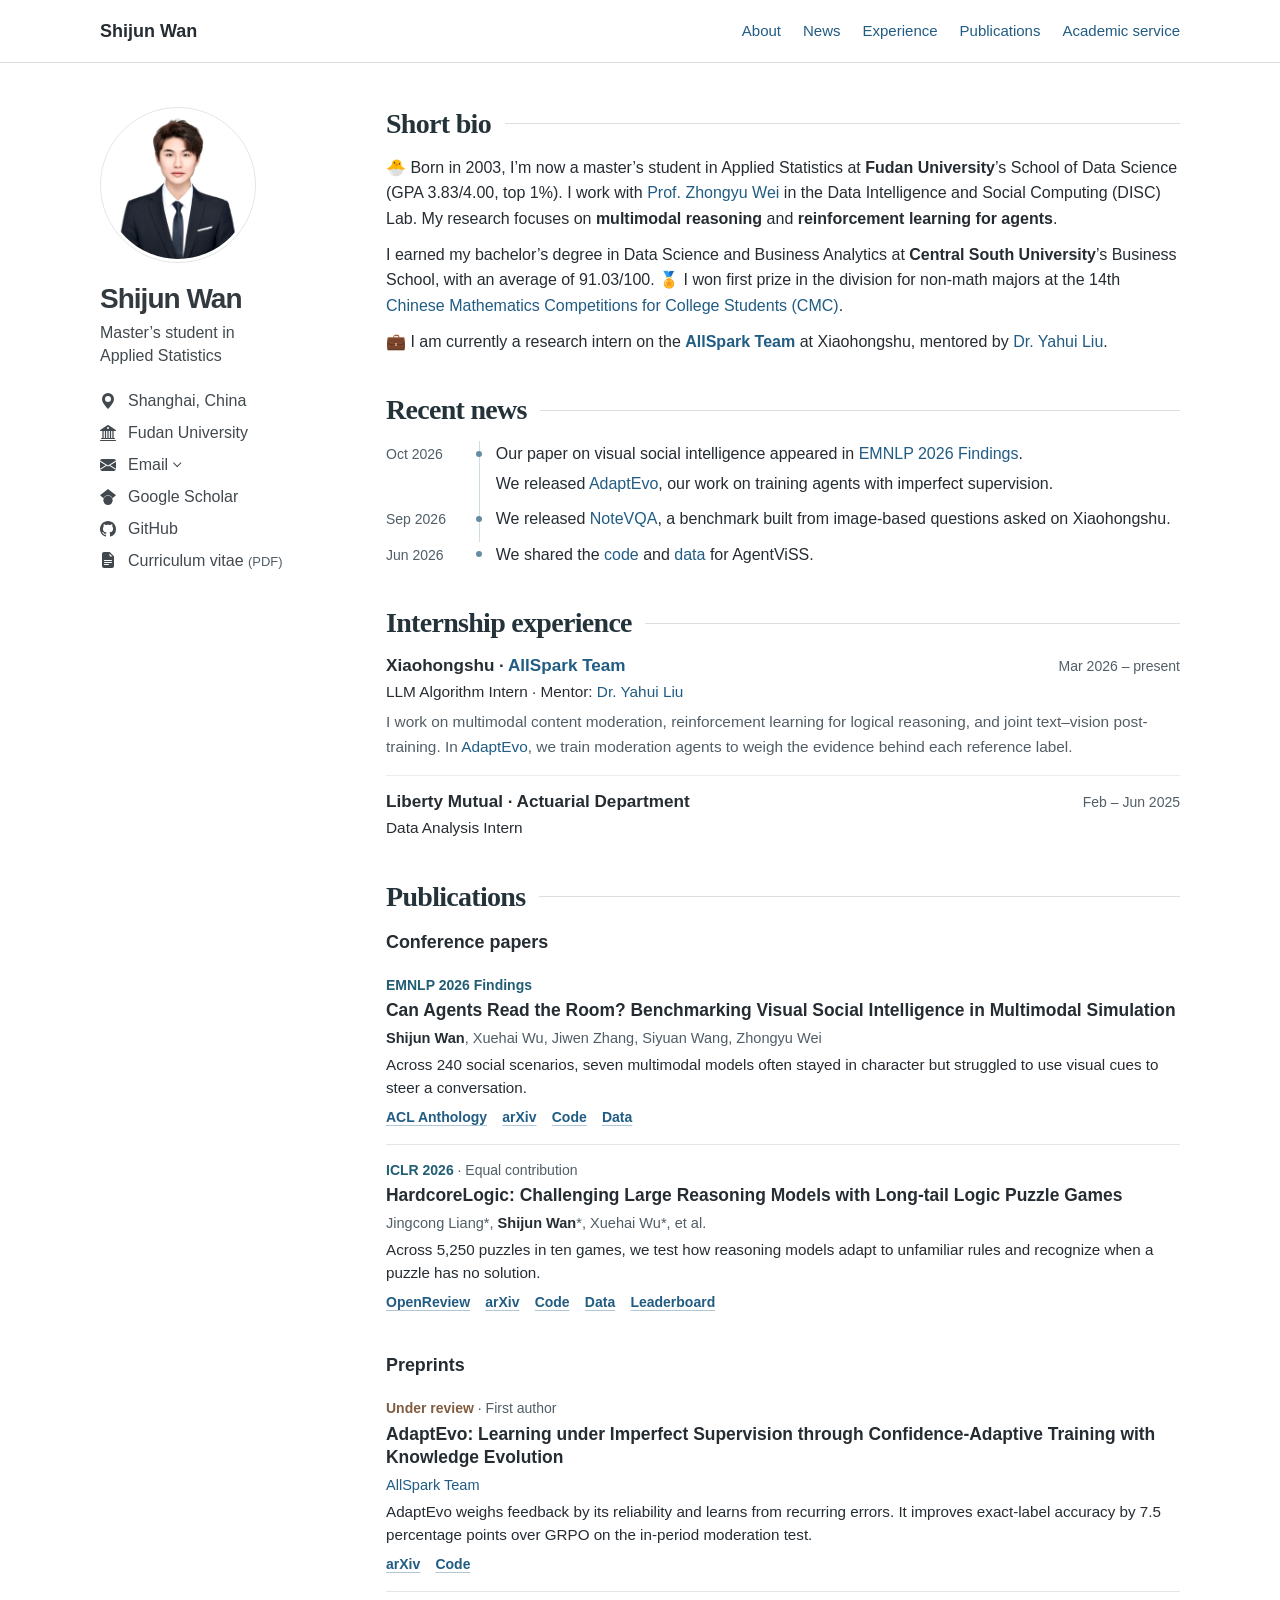
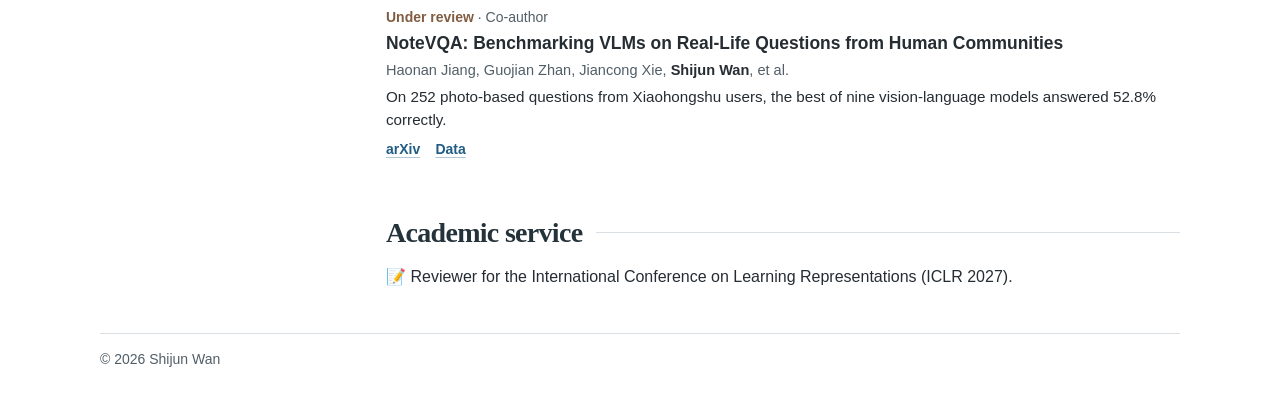
<file: index.html>
<!doctype html>
<html lang="en"><head><meta charset="utf-8"><meta name="viewport" content="width=device-width,initial-scale=1">
<title>Shijun Wan | Academic Homepage</title><meta name="description" content="Shijun Wan, DISC Lab at Fudan University. Publications and research on agent post-training, multimodal learning and logical reasoning.">
<link rel="stylesheet" href="site.css?v=a00e618ab56b"></head>
<body><a class="skip" href="#about">Skip to content</a>
<header><div class="top"><a class="home" href="#about">Shijun Wan</a>
<nav aria-label="Sections"><a href="#about">About</a><a href="#news">News</a><a href="#experience">Experience</a><a href="#research">Publications</a><a href="#service">Academic service</a></nav></div></header>
<div class="layout">
<aside class="profile" aria-label="Profile">
  <img class="portrait" src="portrait.jpg" width="156" height="156" alt="Shijun Wan">
  <div class="profile-intro">
    <h1>Shijun Wan</h1>
    <p>Master’s student in Applied Statistics</p>
  </div>
  <ul class="profile-list" aria-label="Affiliation and contact">
    <li><span class="profile-row"><svg width="16" height="16" fill="currentColor" aria-hidden="true"><use href="profile-icons.svg#pin"/></svg><span>Shanghai, China</span></span></li>
    <li><span class="profile-row"><svg width="16" height="16" fill="currentColor" aria-hidden="true"><use href="profile-icons.svg#university"/></svg><span>Fudan University</span></span></li>
    <li>
      <details class="profile-email">
        <summary class="profile-row"><svg width="16" height="16" fill="currentColor" aria-hidden="true"><use href="profile-icons.svg#email"/></svg><span>Email</span></summary>
        <div class="email-addresses">
          <a href="mailto:sjwan25@m.fudan.edu.cn">sjwan25@m.fudan.edu.cn</a>
          <a href="mailto:wanshijun72@gmail.com">wanshijun72@gmail.com</a>
        </div>
      </details>
    </li>
    <li><a class="profile-row" href="https://scholar.google.com/citations?user=6gcXFTkAAAAJ&amp;hl=en"><svg width="16" height="16" fill="currentColor" aria-hidden="true"><use href="profile-icons.svg#scholar"/></svg><span>Google Scholar</span></a></li>
    <li><a class="profile-row" href="https://github.com/JunsWan"><svg width="16" height="16" fill="currentColor" aria-hidden="true"><use href="profile-icons.svg#github"/></svg><span>GitHub</span></a></li>
    <li><a class="profile-row" href="Shijun-Wan-CV.pdf" aria-label="Curriculum vitae (PDF)"><svg width="16" height="16" fill="currentColor" aria-hidden="true"><use href="profile-icons.svg#cv"/></svg><span><span class="cv-full">Curriculum vitae</span><span class="cv-short" hidden>CV</span> <small>(PDF)</small></span></a></li>
  </ul>
</aside>
<main>
<section id="about"><h2>Short bio</h2>
<p><span aria-hidden="true">🐣</span> Born in 2003, I’m now a master’s student in Applied Statistics at <strong>Fudan University</strong>’s School of Data Science (GPA 3.83/4.00, top 1%). I work with <a href="https://scholar.google.com/citations?user=AjLDxxgAAAAJ&amp;hl=en">Prof. Zhongyu Wei</a> in the Data Intelligence and Social Computing (DISC) Lab. My research focuses on <strong>multimodal reasoning</strong> and <strong>reinforcement learning for agents</strong>.</p>
<p>I earned my bachelor’s degree in Data Science and Business Analytics at <strong>Central South University</strong>’s Business School, with an average of 91.03/100. <span aria-hidden="true">🏅</span>&nbsp;I won first prize in the division for non-math majors at the 14th <a href="https://www.cmathc.org.cn/jianjie/">Chinese Mathematics Competitions for College Students (CMC)</a>.</p>
<p><span aria-hidden="true">💼</span>&nbsp;I am currently a research intern on the <a href="https://huggingface.co/AllSpark-Research"><strong>AllSpark Team</strong></a> at Xiaohongshu, mentored by <a href="https://yhlleo.github.io/">Dr. Yahui Liu</a>.</p>
</section>
<section id="news">
  <h2>Recent news</h2>
  <ul class="news">
    <li><time datetime="2026-10">Oct 2026</time><div>
      <p>Our paper on visual social intelligence appeared in <a href="https://aclanthology.org/2026.findings-emnlp.956/">EMNLP 2026 Findings</a>.</p>
      <p>We released <a href="https://arxiv.org/abs/2610.11354">AdaptEvo</a>, our work on training agents with imperfect supervision.</p>
    </div></li>
    <li><time datetime="2026-09">Sep 2026</time><div>We released <a href="https://arxiv.org/abs/2609.15695">NoteVQA</a>, a benchmark built from image-based questions asked on Xiaohongshu.</div></li>
    <li><time datetime="2026-06">Jun 2026</time><div>We shared the <a href="https://github.com/JunsWan/AgentViSS">code</a> and <a href="https://huggingface.co/datasets/JunsWan/AgentViSS">data</a> for AgentViSS.</div></li>
  </ul>
</section>
<section id="experience">
  <h2>Internship experience</h2>
  <article class="record">
    <div class="record-top"><h3>Xiaohongshu · <a href="https://huggingface.co/AllSpark-Research">AllSpark Team</a></h3><span>Mar 2026 – present</span></div>
    <div class="record-role">LLM Algorithm Intern · Mentor: <a href="https://yhlleo.github.io/">Dr. Yahui Liu</a></div>
    <p>I work on multimodal content moderation, reinforcement learning for logical reasoning, and joint text–vision post-training. In <a href="https://arxiv.org/abs/2610.11354">AdaptEvo</a>, we train moderation agents to weigh the evidence behind each reference label.</p>
  </article>
  <article class="record">
    <div class="record-top"><h3>Liberty Mutual · Actuarial Department</h3><span>Feb – Jun 2025</span></div>
    <div class="record-role">Data Analysis Intern</div>
  </article>
</section>
<section id="research">
  <h2>Publications</h2>
  <h3 class="subhead">Conference papers</h3>
  <article class="paper">
    <div class="paper-venue">EMNLP 2026 Findings</div>
    <h4><a href="https://aclanthology.org/2026.findings-emnlp.956/">Can Agents Read the Room? Benchmarking Visual Social Intelligence in Multimodal Simulation</a></h4>
    <div class="authors"><strong>Shijun Wan</strong>, Xuehai Wu, Jiwen Zhang, Siyuan Wang, Zhongyu Wei</div>
    <p class="paper-summary">Across 240 social scenarios, seven multimodal models often stayed in character but struggled to use visual cues to steer a conversation.</p>
    <div class="resources">
      <a href="https://aclanthology.org/2026.findings-emnlp.956/">ACL Anthology</a>
      <a href="https://arxiv.org/abs/2606.15152">arXiv</a>
      <a href="https://github.com/JunsWan/AgentViSS">Code</a>
      <a href="https://huggingface.co/datasets/JunsWan/AgentViSS">Data</a>
    </div>
  </article>
  <article class="paper">
    <div class="paper-venue">ICLR 2026 <span>· Equal contribution</span></div>
    <h4><a href="https://openreview.net/forum?id=8USxc43D3I">HardcoreLogic: Challenging Large Reasoning Models with Long-tail Logic Puzzle Games</a></h4>
    <div class="authors">Jingcong Liang*, <strong>Shijun Wan</strong>*, Xuehai Wu*, et al.</div>
    <p class="paper-summary">Across 5,250 puzzles in ten games, we test how reasoning models adapt to unfamiliar rules and recognize when a puzzle has no solution.</p>
    <div class="resources">
      <a href="https://openreview.net/forum?id=8USxc43D3I">OpenReview</a>
      <a href="https://arxiv.org/abs/2510.12563">arXiv</a>
      <a href="https://github.com/ljcleo/hardcore-logic">Code</a>
      <a href="https://huggingface.co/datasets/xhWu-fd/HardcoreLogic">Data</a>
      <a href="https://huggingface.co/spaces/JunsWan/HardcoreLogic">Leaderboard</a>
    </div>
  </article>
  <h3 class="subhead">Preprints</h3>
  <article class="paper preprint">
    <div class="paper-venue">Under review <span>· First author</span></div>
    <h4><a href="https://arxiv.org/abs/2610.11354">AdaptEvo: Learning under Imperfect Supervision through Confidence-Adaptive Training with Knowledge Evolution</a></h4>
    <div class="authors"><a href="https://huggingface.co/AllSpark-Research">AllSpark Team</a></div>
    <p class="paper-summary">AdaptEvo weighs feedback by its reliability and learns from recurring errors. It improves exact-label accuracy by 7.5 percentage points over GRPO on the in-period moderation test.</p>
    <div class="resources">
      <a href="https://arxiv.org/abs/2610.11354">arXiv</a>
      <a href="https://github.com/AllSpark-Research/AdaptEvo">Code</a>
    </div>
  </article>
  <article class="paper preprint">
    <div class="paper-venue">Under review <span>· Co-author</span></div>
    <h4><a href="https://arxiv.org/abs/2609.15695">NoteVQA: Benchmarking VLMs on Real-Life Questions from Human Communities</a></h4>
    <div class="authors">Haonan Jiang, Guojian Zhan, Jiancong Xie, <strong>Shijun Wan</strong>, et al.</div>
    <p class="paper-summary">On 252 photo-based questions from Xiaohongshu users, the best of nine vision-language models answered 52.8% correctly.</p>
    <div class="resources">
      <a href="https://arxiv.org/abs/2609.15695">arXiv</a>
      <a href="https://huggingface.co/datasets/AllSpark-Research/NoteVQA">Data</a>
    </div>
  </article>
</section>
<section id="service"><h2>Academic service</h2>
<p><span aria-hidden="true">📝</span>&nbsp;Reviewer for the International Conference on Learning Representations (ICLR 2027).</p>
</section>
</main></div><footer>© 2026 Shijun Wan</footer></body></html>
</file>
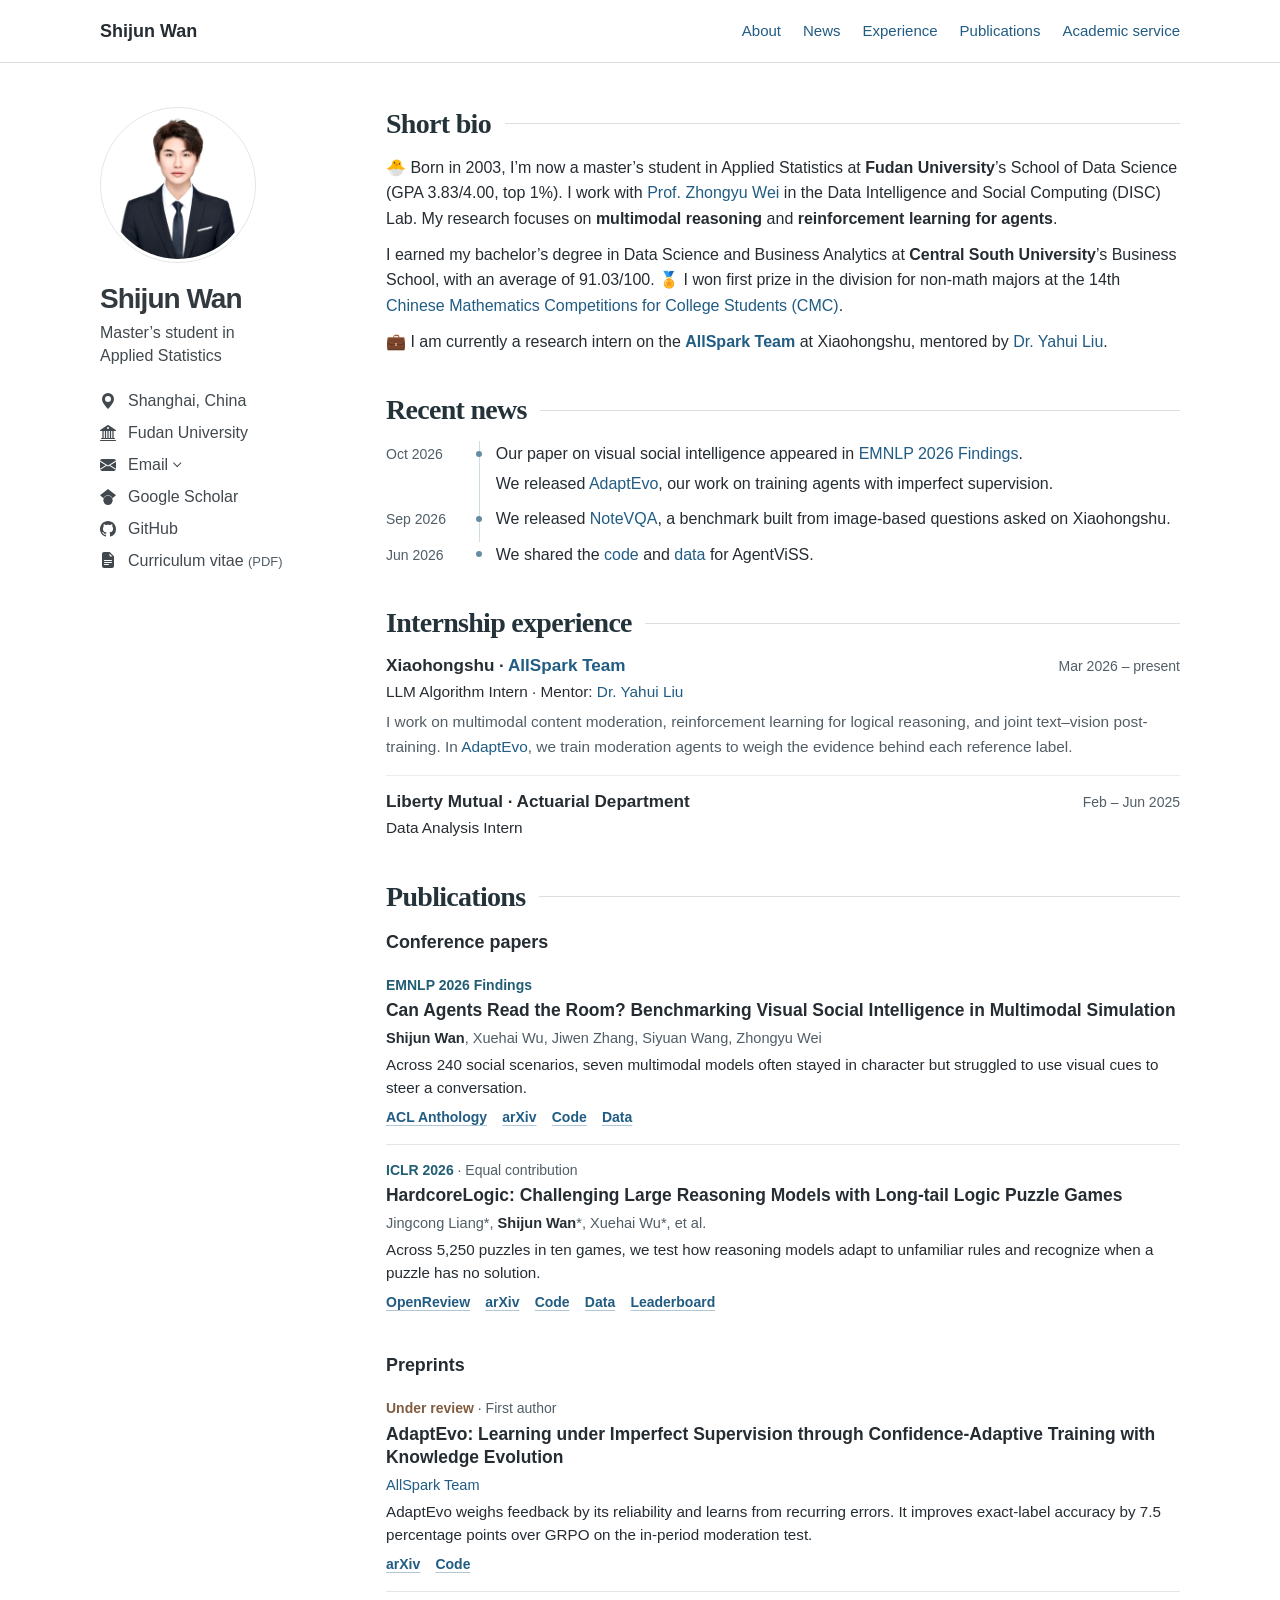
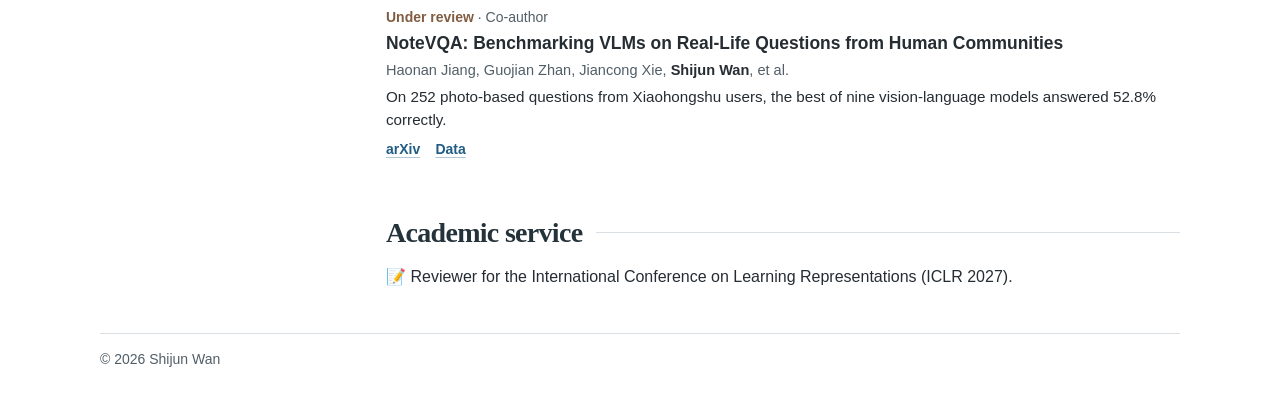
<file: zh.html>
<!doctype html>
<html lang="en">
<head>
  <meta charset="utf-8">
  <title>Shijun Wan | Academic Homepage</title>
  <link rel="canonical" href="https://junswan.github.io/">
  <meta http-equiv="refresh" content="0; url=./">
</head>
<body><p><a href="./">Visit Shijun Wan’s homepage</a></p></body>
</html>
</file>
<file: site.css>
:root{--ink:#252c32;--muted:#515e67;--link:#205c83;--line:#d9dfe2;--width:1080px}
*{box-sizing:border-box}html{scroll-padding-top:25px}body{margin:0;background:white;color:var(--ink);font:16px/1.58 -apple-system,BlinkMacSystemFont,"Segoe UI","PingFang SC","Microsoft YaHei",sans-serif}a{color:var(--link);text-decoration:none}a:hover{text-decoration:underline;text-underline-offset:.18em}a:focus-visible{outline:2px solid var(--link);outline-offset:4px}header{border-bottom:1px solid var(--line)}.top,.layout,footer{width:min(var(--width),calc(100% - 64px));margin:auto}.top{min-height:62px;display:flex;align-items:center;justify-content:space-between;gap:20px}.home{color:var(--ink);font-size:18px;font-weight:650}nav{display:flex;gap:22px;align-items:center}nav a{font-size:15px}.layout{display:grid;grid-template-columns:236px minmax(0,1fr);column-gap:50px;padding:44px 0}h1,h2,h3,h4,p{margin:0}h1{font-size:28px;line-height:1.25;letter-spacing:-.03em}main { min-width: 0; }
main section { margin-bottom: 2.45rem; }
main section:last-child { margin-bottom: 0; }
h2 {
  display: flex;
  align-items: center;
  gap: .85rem;
  margin: 0 0 .9rem;
  color: #24323a;
  font: 600 1.75rem/1.2 Georgia, serif;
  letter-spacing: -.025em;
}
h2::after { content: ""; flex: 1; border-top: 1px solid var(--line); }
#about p + p { margin-top: .7rem; }

.news { margin: 0; padding: 0; list-style: none; }
.news li {
  display: grid;
  grid-template-columns: 5rem minmax(0, 1fr);
  gap: .8rem;
}
.news time {
  padding-top: .12rem;
  color: var(--muted);
  font-size: .875rem;
  font-variant-numeric: tabular-nums;
}
.news li > div {
  position: relative;
  padding: 0 0 .65rem 1rem;
  border-left: 1px solid #cedce3;
}
.news li > div::before {
  content: "";
  position: absolute;
  top: .59rem;
  left: -3.5px;
  width: 6px;
  height: 6px;
  border-radius: 50%;
  background: #658ca3;
}
.news li:last-child > div { padding-bottom: 0; border-color: transparent; }
.news p + p { margin-top: .25rem; }

.record + .record { margin-top: 1rem; border-top: 1px solid #e9edef; padding-top: .9rem; }
.record-top { display: flex; align-items: baseline; justify-content: space-between; gap: 1rem; }
.record h3 { font-size: 1.07rem; line-height: 1.4; }
.record-top > span { color: var(--muted); font-size: .875rem; white-space: nowrap; }
.record-role { margin-top: .12rem; font-size: .96rem; }
.record p { margin-top: .36rem; color: var(--muted); font-size: .96rem; }

.subhead { margin: 1.35rem 0 .25rem; font-size: 1.12rem; }
#research h2 + .subhead { margin-top: 0; }
.paper {
  display: grid;
  grid-template-columns: minmax(0, 1fr);
  gap: .24rem;
  padding: 1rem 0;
}
.paper + .paper { border-top: 1px solid #e1e7e9; }
.paper-venue {
  color: #215d73;
  font-size: .875rem;
  line-height: 1.4;
  font-weight: 650;
}
.preprint .paper-venue { color: #815c40; }
.paper-venue span { color: var(--muted); font-weight: 400; }
.paper h4 { font-size: 1.09rem; line-height: 1.37; font-weight: 650; }
.paper h4 a { color: var(--ink); }
.paper h4 a:hover { color: var(--link); }
.authors { font-size: .91rem; color: var(--muted); }
.authors strong { color: var(--ink); }
.paper-summary { font-size: .95rem; line-height: 1.5; }
.resources {
  display: flex;
  flex-wrap: wrap;
  gap: .35rem .95rem;
  align-items: baseline;
  margin-top: .17rem;
}
.resources a {
  font-size: .875rem;
  font-weight: 550;
  text-decoration: underline;
  text-decoration-color: #b1c7d4;
  text-underline-offset: .22em;
}
.resources a:hover { text-decoration-color: currentColor; }
footer{border-top:1px solid var(--line);padding:14px 0 25px;color:var(--muted);font-size:14px}.skip{position:absolute;left:-9999px}.skip:focus{left:10px;top:10px;background:white;padding:8px}
.profile {
  position: sticky;
  top: 24px;
  align-self: start;
  color: #42494e;
}
.portrait {
  display: block;
  box-sizing: border-box;
  width: 156px;
  height: 156px;
  object-fit: cover;
  padding: 3px;
  border: 1px solid #e2e5e7;
  border-radius: 50%;
}
.profile-intro { margin: 18px 0; }
.profile h1 { color: #333a3f; font-size: 1.75rem; letter-spacing: -.035em; }
.profile-intro p { margin-top: 5px; font-size: 1rem; line-height: 1.45; text-wrap: balance; }
.profile-list { list-style: none; padding: 0; margin: 0; }
.profile-row {
  display: flex;
  gap: .75rem;
  align-items: center;
  width: fit-content;
  max-width: 100%;
  padding: .32rem 0;
  color: inherit;
  font-size: 1rem;
  line-height: 1.35;
}
.profile-row svg { flex: 0 0 1rem; width: 1rem; height: 1rem; fill: currentColor; }
.profile-row small { color: var(--muted); font-size: .81em; }
.cv-short { display: none; }
a.profile-row:hover, .profile-email summary:hover { color: var(--link); }
.profile-email summary { cursor: pointer; list-style: none; }
.profile-email summary::-webkit-details-marker { display: none; }
.profile-email summary::after {
  content: "";
  width: .34rem;
  height: .34rem;
  margin: -.15rem 0 0 -.35rem;
  border: solid currentColor;
  border-width: 0 1px 1px 0;
  transform: rotate(45deg);
}
.profile-email[open] summary::after { transform: rotate(225deg); margin-top: .15rem; }
.profile-email summary:focus-visible { outline: 2px solid var(--link); outline-offset: 3px; }
.email-addresses {
  display: grid;
  gap: .2rem;
  padding: .15rem 0 .45rem 1.75rem;
  font-size: .875rem;
  overflow-wrap: anywhere;
}
@media(max-width:800px){.layout{grid-template-columns:210px minmax(0,1fr);gap:25px}.top,.layout,footer{width:calc(100% - 40px)}nav{gap:13px}.home{display:none}.top{justify-content:center}}
@media(max-width:620px){.layout{display:block;padding:22px 0}.top{min-height:48px}nav{flex-wrap:wrap;justify-content:center;gap:5px 12px;padding:8px 0}nav a{font-size:14px}h1{font-size:23px}h2{font-size:23px}.record-top{display:block}.news li{grid-template-columns:4.25rem minmax(0,1fr);gap:.4rem}.news time{font-size:.82rem}}
@media (max-width: 620px) {
  .profile {
    position: static;
    display: grid;
    grid-template-columns: 80px minmax(0, 1fr);
    align-items: center;
    gap: 14px 18px;
    margin-bottom: 26px;
  }
  .portrait { width: 80px; height: 80px; padding: 2px; }
  .profile-intro { margin: 0; }
  .profile h1 { font-size: 1.5rem; }
  .profile-list {
    grid-column: 1 / -1;
    display: grid;
    grid-template-columns: repeat(2, minmax(0, 1fr));
    gap: 0 12px;
  }
  .profile-row { min-height: 36px; font-size: .9375rem; gap: .55rem; }
  .profile-row svg { flex-basis: .95rem; width: .95rem; height: .95rem; }
  .profile-list li:has(details[open]) { grid-column: 1 / -1; }
  .cv-full { display: none; }
  .cv-short { display: inline; }
}
@media (min-width: 621px) and (max-height: 600px) { .profile { position: static; } }
@media print{header,footer,.skip{display:none}.layout{display:block;width:100%;padding:0}.profile{position:static;margin-bottom:1em}.portrait{display:none}.paper,.record{break-inside:avoid}}
</file>
